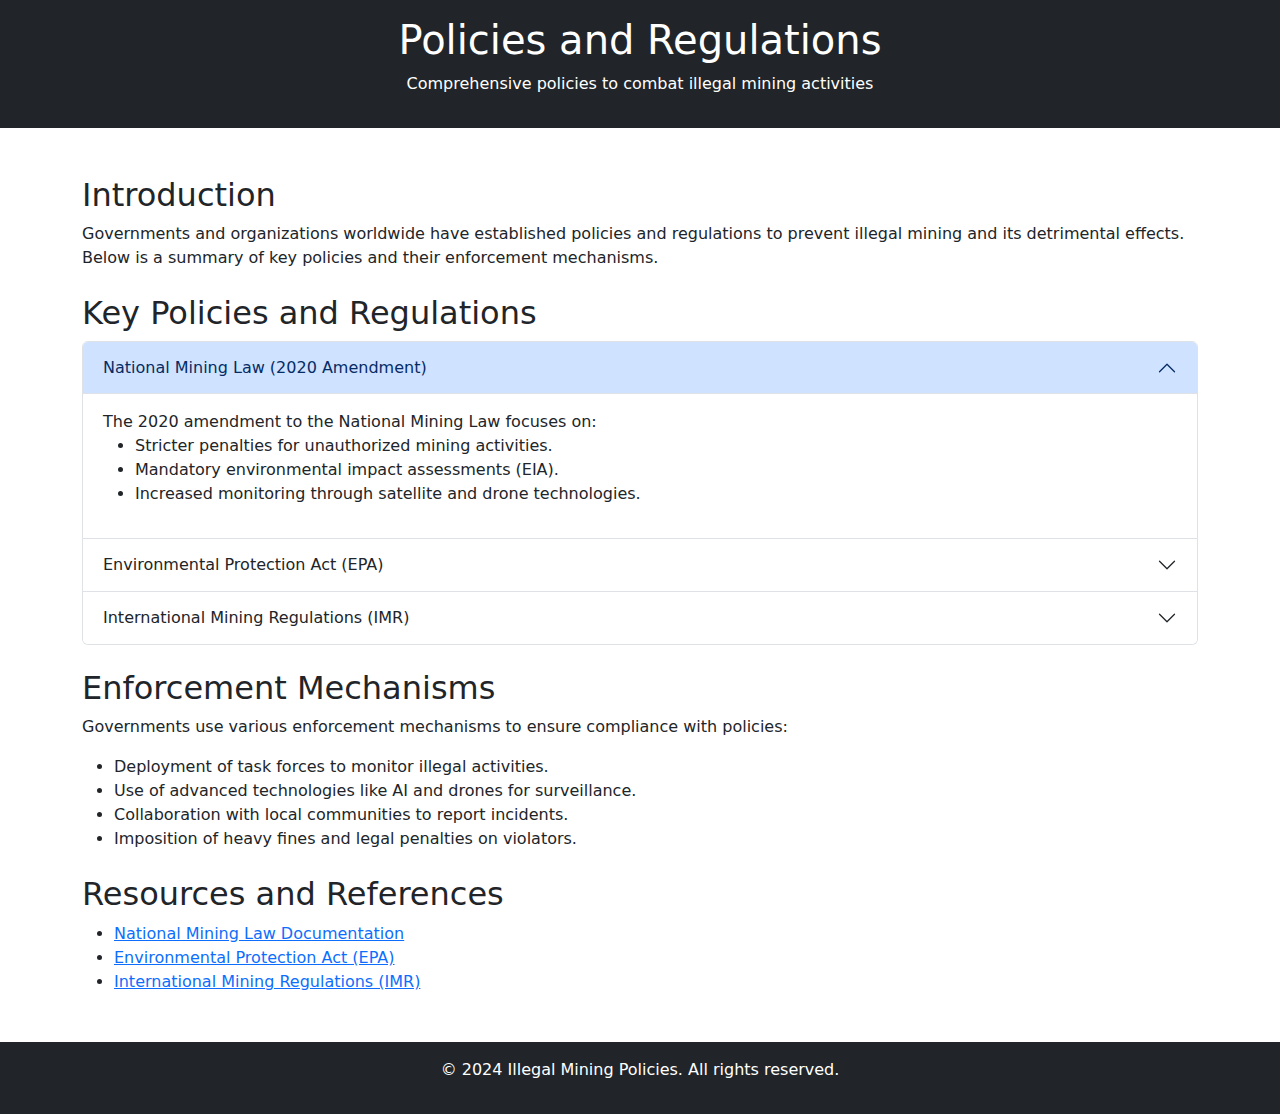
<file: Policies.html>
<!DOCTYPE html>
<html lang="en">

<head>
  <meta charset="UTF-8">
  <meta name="viewport" content="width=device-width, initial-scale=1.0">
  <title>Policies - Illegal Mining</title>
  <link href="https://cdn.jsdelivr.net/npm/bootstrap@5.3.0-alpha3/dist/css/bootstrap.min.css" rel="stylesheet">
</head>

<body>
  <!-- Header -->
  <header class="bg-dark text-white text-center py-3">
    <h1>Policies and Regulations</h1>
    <p>Comprehensive policies to combat illegal mining activities</p>
  </header>

  <!-- Main Content -->
  <div class="container my-5">
    <!-- Introduction Section -->
    <section>
      <h2>Introduction</h2>
      <p>
        Governments and organizations worldwide have established policies and regulations to prevent illegal mining and its detrimental effects. Below is a summary of key policies and their enforcement mechanisms.
      </p>
    </section>

    <!-- Policies Section -->
    <section class="mt-4">
      <h2>Key Policies and Regulations</h2>
      <div class="accordion" id="policiesAccordion">

        <!-- Policy 1 -->
        <div class="accordion-item">
          <h2 class="accordion-header" id="headingOne">
            <button class="accordion-button" type="button" data-bs-toggle="collapse" data-bs-target="#collapseOne" aria-expanded="true" aria-controls="collapseOne">
              National Mining Law (2020 Amendment)
            </button>
          </h2>
          <div id="collapseOne" class="accordion-collapse collapse show" aria-labelledby="headingOne" data-bs-parent="#policiesAccordion">
            <div class="accordion-body">
              The 2020 amendment to the National Mining Law focuses on:
              <ul>
                <li>Stricter penalties for unauthorized mining activities.</li>
                <li>Mandatory environmental impact assessments (EIA).</li>
                <li>Increased monitoring through satellite and drone technologies.</li>
              </ul>
            </div>
          </div>
        </div>

        <!-- Policy 2 -->
        <div class="accordion-item">
          <h2 class="accordion-header" id="headingTwo">
            <button class="accordion-button collapsed" type="button" data-bs-toggle="collapse" data-bs-target="#collapseTwo" aria-expanded="false" aria-controls="collapseTwo">
              Environmental Protection Act (EPA)
            </button>
          </h2>
          <div id="collapseTwo" class="accordion-collapse collapse" aria-labelledby="headingTwo" data-bs-parent="#policiesAccordion">
            <div class="accordion-body">
              The Environmental Protection Act (EPA) enforces regulations to:
              <ul>
                <li>Limit deforestation caused by mining activities.</li>
                <li>Monitor water pollution levels in affected regions.</li>
                <li>Rehabilitate areas damaged by illegal mining operations.</li>
              </ul>
            </div>
          </div>
        </div>

        <!-- Policy 3 -->
        <div class="accordion-item">
          <h2 class="accordion-header" id="headingThree">
            <button class="accordion-button collapsed" type="button" data-bs-toggle="collapse" data-bs-target="#collapseThree" aria-expanded="false" aria-controls="collapseThree">
              International Mining Regulations (IMR)
            </button>
          </h2>
          <div id="collapseThree" class="accordion-collapse collapse" aria-labelledby="headingThree" data-bs-parent="#policiesAccordion">
            <div class="accordion-body">
              The IMR provides global guidelines to:
              <ul>
                <li>Facilitate cross-border collaboration to combat illegal mining.</li>
                <li>Share intelligence on illegal mining syndicates.</li>
                <li>Promote ethical sourcing of minerals and resources.</li>
              </ul>
            </div>
          </div>
        </div>

      </div>
    </section>

    <!-- Enforcement Section -->
    <section class="mt-4">
      <h2>Enforcement Mechanisms</h2>
      <p>
        Governments use various enforcement mechanisms to ensure compliance with policies:
      </p>
      <ul>
        <li>Deployment of task forces to monitor illegal activities.</li>
        <li>Use of advanced technologies like AI and drones for surveillance.</li>
        <li>Collaboration with local communities to report incidents.</li>
        <li>Imposition of heavy fines and legal penalties on violators.</li>
      </ul>
    </section>

    <!-- Resources Section -->
    <section class="mt-4">
      <h2>Resources and References</h2>
      <ul>
        <li><a href="https://iclg.com/practice-areas/mining-laws-and-regulations/ghana" target="_blank">National Mining Law Documentation</a></li>
        <li><a href="https://www.clientearth.org/latest/documents/environmental-protection-agency-epa-act-490-1994/#:~:text=The%20Act%20is%20a%202,and%20Management%20Registration%20of%20Pesticides." target="_blank">Environmental Protection Act (EPA)</a></li>
        <li><a href="https://www.imr-metalle.com/en/company/code-of-conduct" target="_blank">International Mining Regulations (IMR)</a></li>
      </ul>
    </section>
  </div>

  <!-- Footer -->
  <footer class="bg-dark text-white text-center py-3">
    <p>© 2024 Illegal Mining Policies. All rights reserved.</p>
  </footer>

  <script src="https://cdn.jsdelivr.net/npm/bootstrap@5.3.0-alpha3/dist/js/bootstrap.bundle.min.js"></script>
</body>

</html>
</file>
